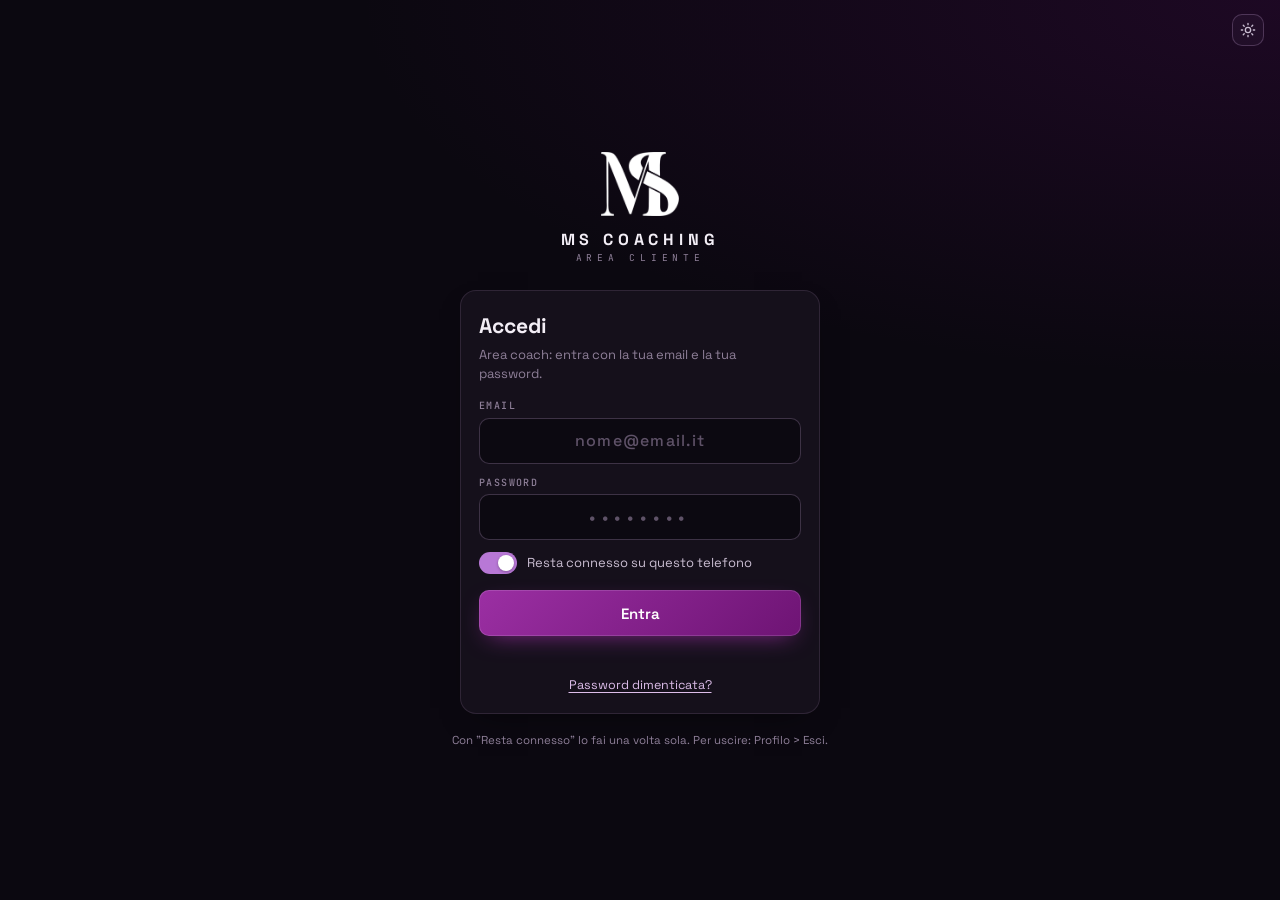
<file: nuova/index.html>
<!doctype html><html lang="it"><head><meta charset="utf-8"><meta name="robots" content="noindex"><title>MS Coaching</title>
<meta http-equiv="refresh" content="0; url=../coach/">
<script>location.replace('../coach/' + location.search + location.hash)</script></head>
<body><p>Questa pagina si è spostata: <a href="../coach/">continua</a>.</p></body></html>
</file>
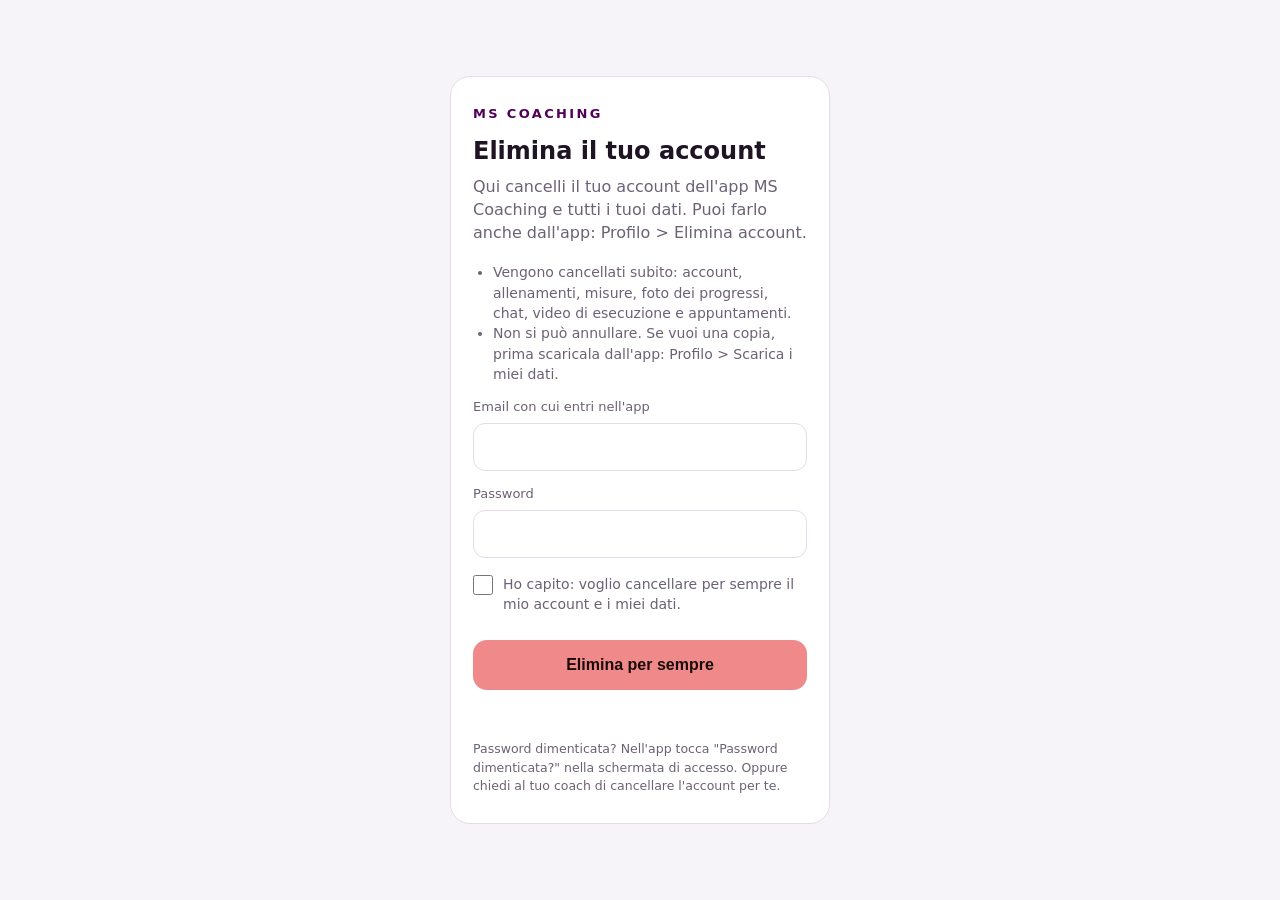
<file: elimina-account.html>
<!doctype html>
<html lang="it">
<head><style id="msc-cornice">html{display:none!important}</style><script>(function(){var ok=false;try{ok=window.top===window.self||window.top.location.host===location.host}catch(e){ok=false}if(ok){var s=document.getElementById("msc-cornice");s.parentNode.removeChild(s)}else{try{window.top.location=window.self.location}catch(e){}}})()</script>
<meta charset="utf-8">
<meta name="viewport" content="width=device-width, initial-scale=1, viewport-fit=cover">
<title>MS Coaching · Elimina account</title>
<style>:root{--bg:#0e0a12;--card:#1a1420;--line:#2e2536;--txt:#f3eef6;--muted:#a79bb0;--brand:#c9a6d8;--bad:#f08a8a;--good:#6fd6a8}@media (prefers-color-scheme:light){:root{--bg:#f7f4f9;--card:#fff;--line:#e4dce9;--txt:#1e1424;--muted:#6d6175;--brand:#530059}}*{box-sizing:border-box}body{background:var(--bg);min-height:100vh;color:var(--txt);justify-content:center;align-items:center;margin:0;padding:24px 16px;font:16px/1.45 system-ui,-apple-system,BlinkMacSystemFont,Segoe UI,Roboto,Noto Sans,Ubuntu,Cantarell,Helvetica Neue,sans-serif;display:flex}.box{background:var(--card);border:1px solid var(--line);border-radius:20px;width:100%;max-width:380px;padding:28px 22px}.marchio{letter-spacing:.18em;color:var(--brand);font-size:13px;font-weight:800}h1{margin:10px 0 6px;font-size:24px}p{color:var(--muted);margin:0 0 18px}label{color:var(--muted);margin:14px 0 6px;font-size:13px;display:block}input{border:1px solid var(--line);width:100%;height:48px;color:var(--txt);background:0 0;border-radius:12px;padding:0 14px;font-size:16px}button{background:var(--brand);width:100%;height:50px;color:var(--bg);border:0;border-radius:14px;margin-top:20px;font-size:16px;font-weight:700}button:disabled{opacity:.5}.err{color:var(--bad);min-height:22px;margin-top:10px;font-size:14px}.ok{color:var(--good);font-weight:600}.rosso{background:var(--bad);color:#1a0b0b}.chk{color:var(--muted);align-items:flex-start;gap:10px;margin-top:16px;font-size:14px;display:flex}.chk input{flex:none;width:20px;height:20px;margin:1px 0 0}ul{color:var(--muted);margin:0 0 14px;padding-left:20px;font-size:14px}small{color:var(--muted);margin-top:18px;font-size:12.5px;display:block}</style>
  <script type="module" crossorigin src="./assets/elimina-D7QFmL-1.js"></script>
  <link rel="modulepreload" crossorigin href="./assets/dist-DKQ6MUN9.js">
</head>
<body>
<main class="box" id="box">
  <div class="marchio">MS COACHING</div>
  <h1>Elimina il tuo account</h1>
  <p id="sotto">Qui cancelli il tuo account dell'app MS Coaching e tutti i tuoi dati. Puoi farlo anche dall'app: Profilo &gt; Elimina account.</p>
  <ul>
    <li>Vengono cancellati subito: account, allenamenti, misure, foto dei progressi, chat, video di esecuzione e appuntamenti.</li>
    <li>Non si può annullare. Se vuoi una copia, prima scaricala dall'app: Profilo &gt; Scarica i miei dati.</li>
  </ul>
  <form id="f">
    <label for="em">Email con cui entri nell'app</label>
    <input id="em" type="email" autocomplete="username" autocapitalize="none" spellcheck="false" required>
    <label for="pw">Password</label>
    <input id="pw" type="password" autocomplete="current-password" maxlength="72" required>
    <label class="chk"><input type="checkbox" id="ok"> Ho capito: voglio cancellare per sempre il mio account e i miei dati.</label>
    <button id="vai" type="submit" class="rosso">Elimina per sempre</button>
    <div class="err" id="err" role="alert"></div>
  </form>
  <small>Password dimenticata? Nell'app tocca "Password dimenticata?" nella schermata di accesso. Oppure chiedi al tuo coach di cancellare l'account per te.</small>
</main>
</body>
</html>
</file>
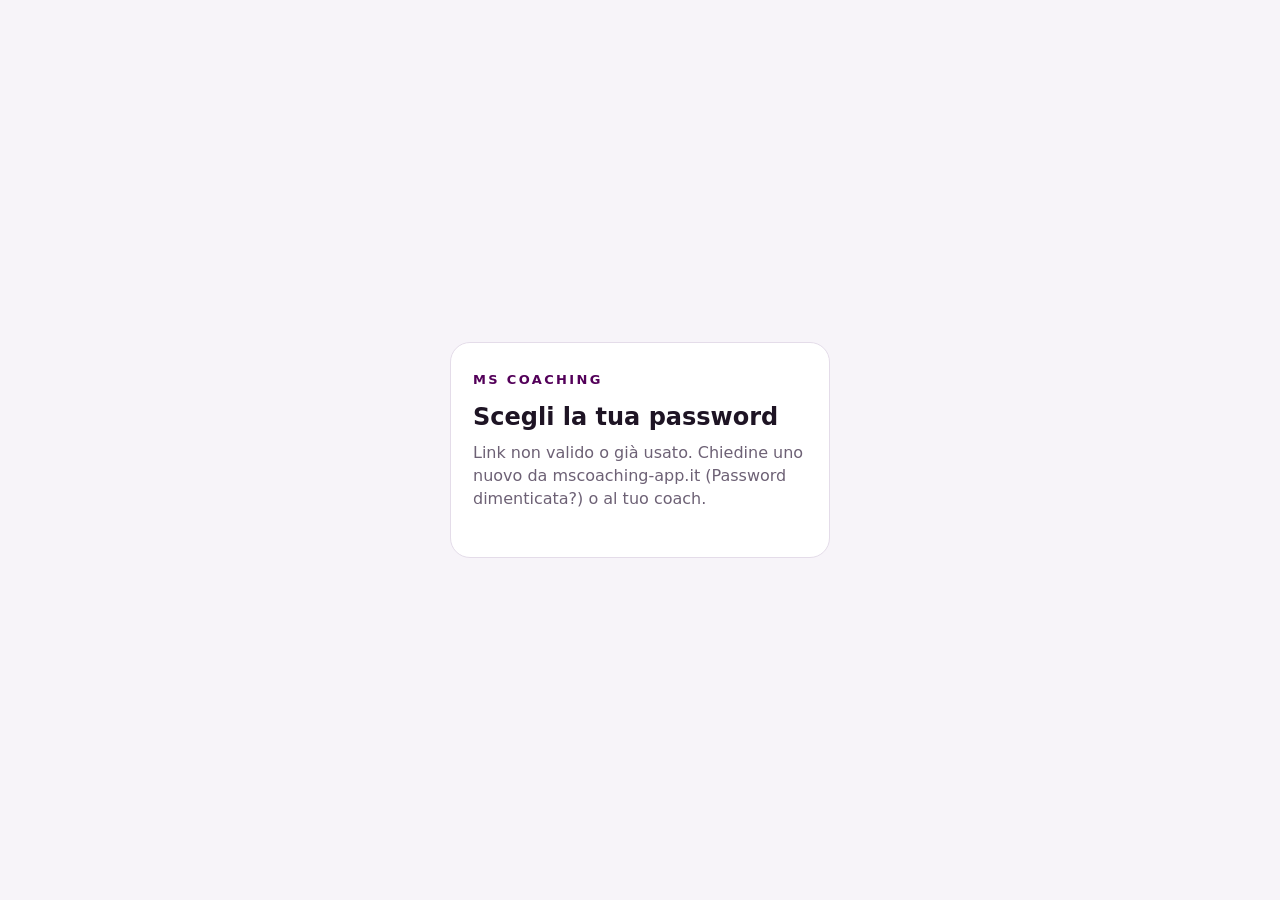
<file: imposta-password.html>
<!doctype html>
<html lang="it">
<head><style id="msc-cornice">html{display:none!important}</style><script>(function(){var ok=false;try{ok=window.top===window.self||window.top.location.host===location.host}catch(e){ok=false}if(ok){var s=document.getElementById("msc-cornice");s.parentNode.removeChild(s)}else{try{window.top.location=window.self.location}catch(e){}}})()</script>
<meta charset="utf-8">
<meta name="viewport" content="width=device-width, initial-scale=1, viewport-fit=cover">
<meta name="robots" content="noindex">
<title>MS Coaching · Scegli la password</title>
<style>:root{--bg:#0e0a12;--card:#1a1420;--line:#2e2536;--txt:#f3eef6;--muted:#a79bb0;--brand:#c9a6d8;--bad:#f08a8a;--good:#6fd6a8}@media (prefers-color-scheme:light){:root{--bg:#f7f4f9;--card:#fff;--line:#e4dce9;--txt:#1e1424;--muted:#6d6175;--brand:#530059}}*{box-sizing:border-box}body{background:var(--bg);min-height:100vh;color:var(--txt);justify-content:center;align-items:center;margin:0;padding:24px 16px;font:16px/1.45 system-ui,-apple-system,BlinkMacSystemFont,Segoe UI,Roboto,Noto Sans,Ubuntu,Cantarell,Helvetica Neue,sans-serif;display:flex}.box{background:var(--card);border:1px solid var(--line);border-radius:20px;width:100%;max-width:380px;padding:28px 22px}.marchio{letter-spacing:.18em;color:var(--brand);font-size:13px;font-weight:800}h1{margin:10px 0 6px;font-size:24px}p{color:var(--muted);margin:0 0 18px}label{color:var(--muted);margin:14px 0 6px;font-size:13px;display:block}input{border:1px solid var(--line);width:100%;height:48px;color:var(--txt);background:0 0;border-radius:12px;padding:0 14px;font-size:16px}button{background:var(--brand);width:100%;height:50px;color:var(--bg);border:0;border-radius:14px;margin-top:20px;font-size:16px;font-weight:700}button:disabled{opacity:.5}.err{color:var(--bad);min-height:22px;margin-top:10px;font-size:14px}.ok{color:var(--good);font-weight:600}a.vai{background:var(--brand);height:50px;color:var(--bg);border-radius:14px;justify-content:center;align-items:center;margin-top:20px;font-weight:700;text-decoration:none;display:flex}</style>
  <script type="module" crossorigin src="./assets/password-mwYv6SWO.js"></script>
  <link rel="modulepreload" crossorigin href="./assets/dist-DKQ6MUN9.js">
</head>
<body>
<main class="box" id="box">
  <div class="marchio">MS COACHING</div>
  <h1>Scegli la tua password</h1>
  <p id="sotto">Controllo il link...</p>
  <form id="f" hidden>
    <label for="p1">Password (almeno 8 caratteri)</label>
    <input id="p1" type="password" autocomplete="new-password" minlength="8" maxlength="72" required>
    <label for="p2">Ripeti la password</label>
    <input id="p2" type="password" autocomplete="new-password" minlength="8" maxlength="72" required>
    <button id="vai" type="submit">Salva la password</button>
    <div class="err" id="err" role="alert"></div>
  </form>
</main>
</body>
</html>
</file>
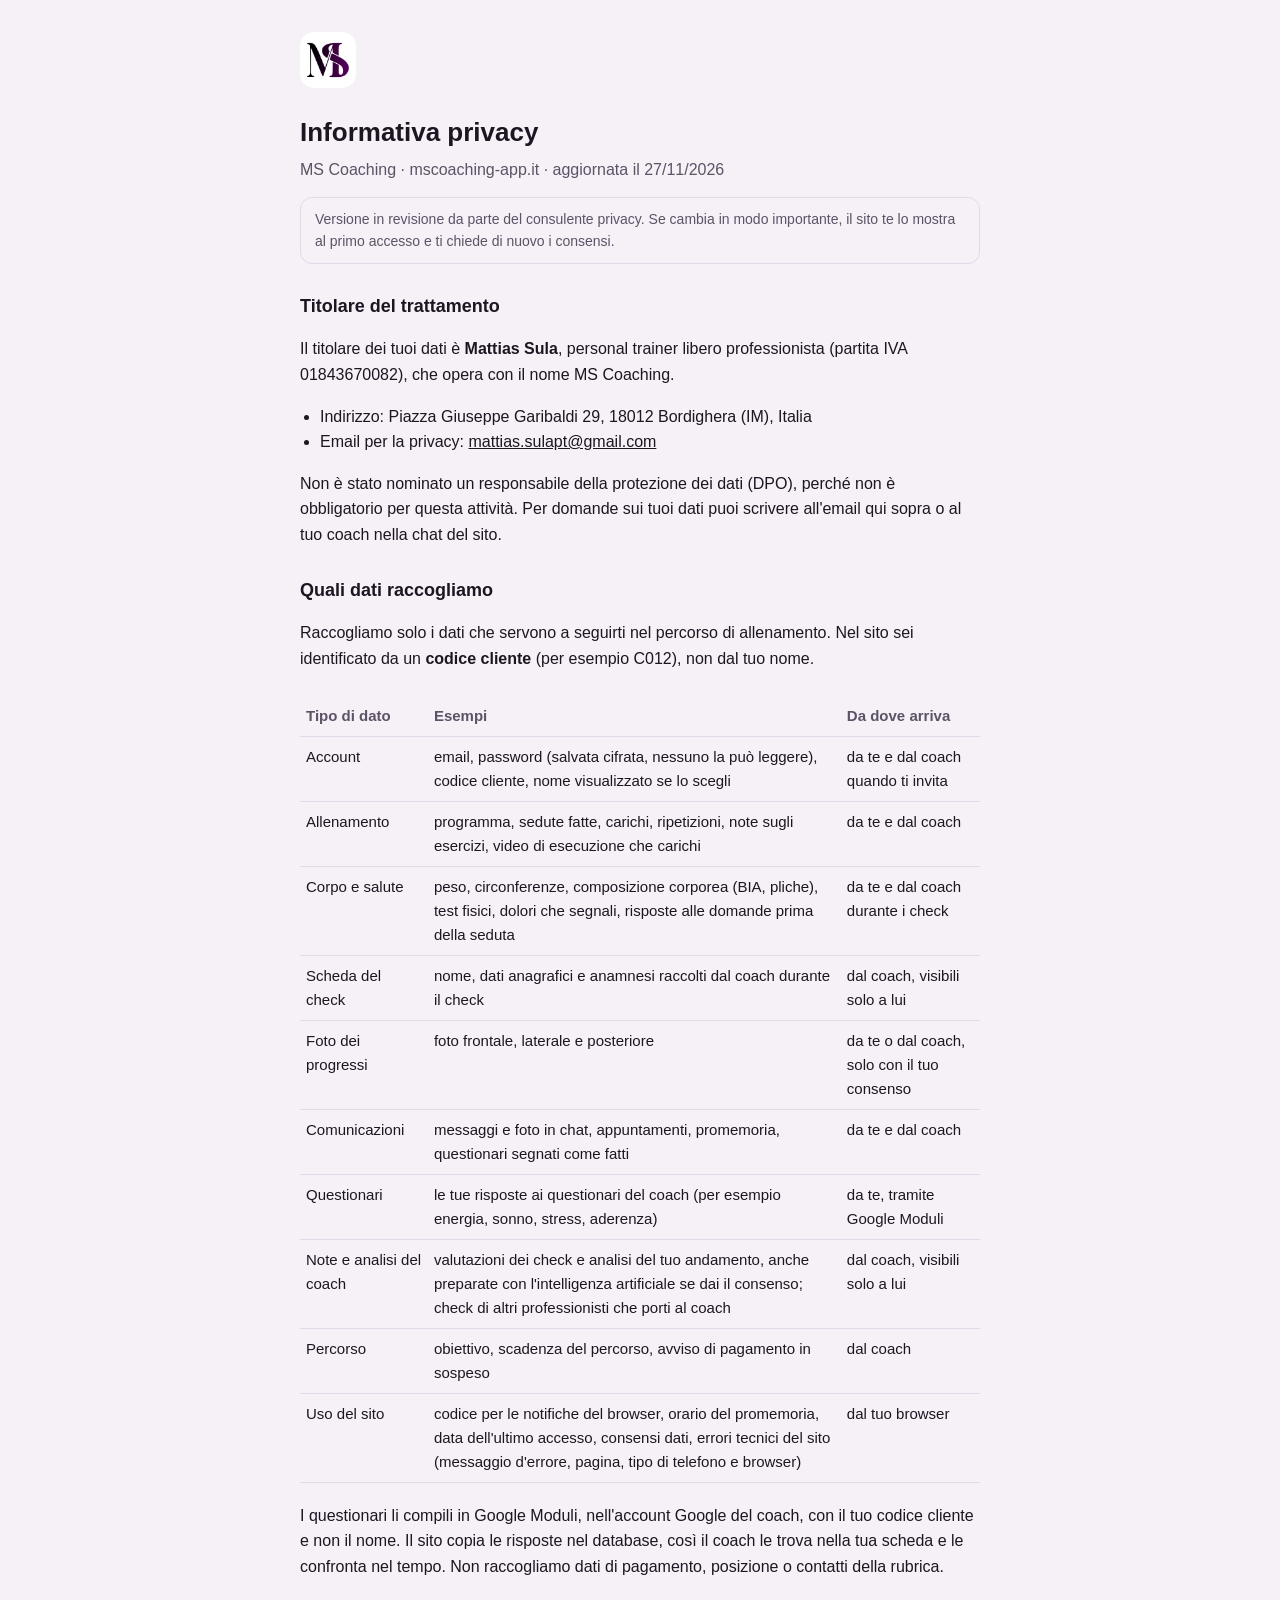
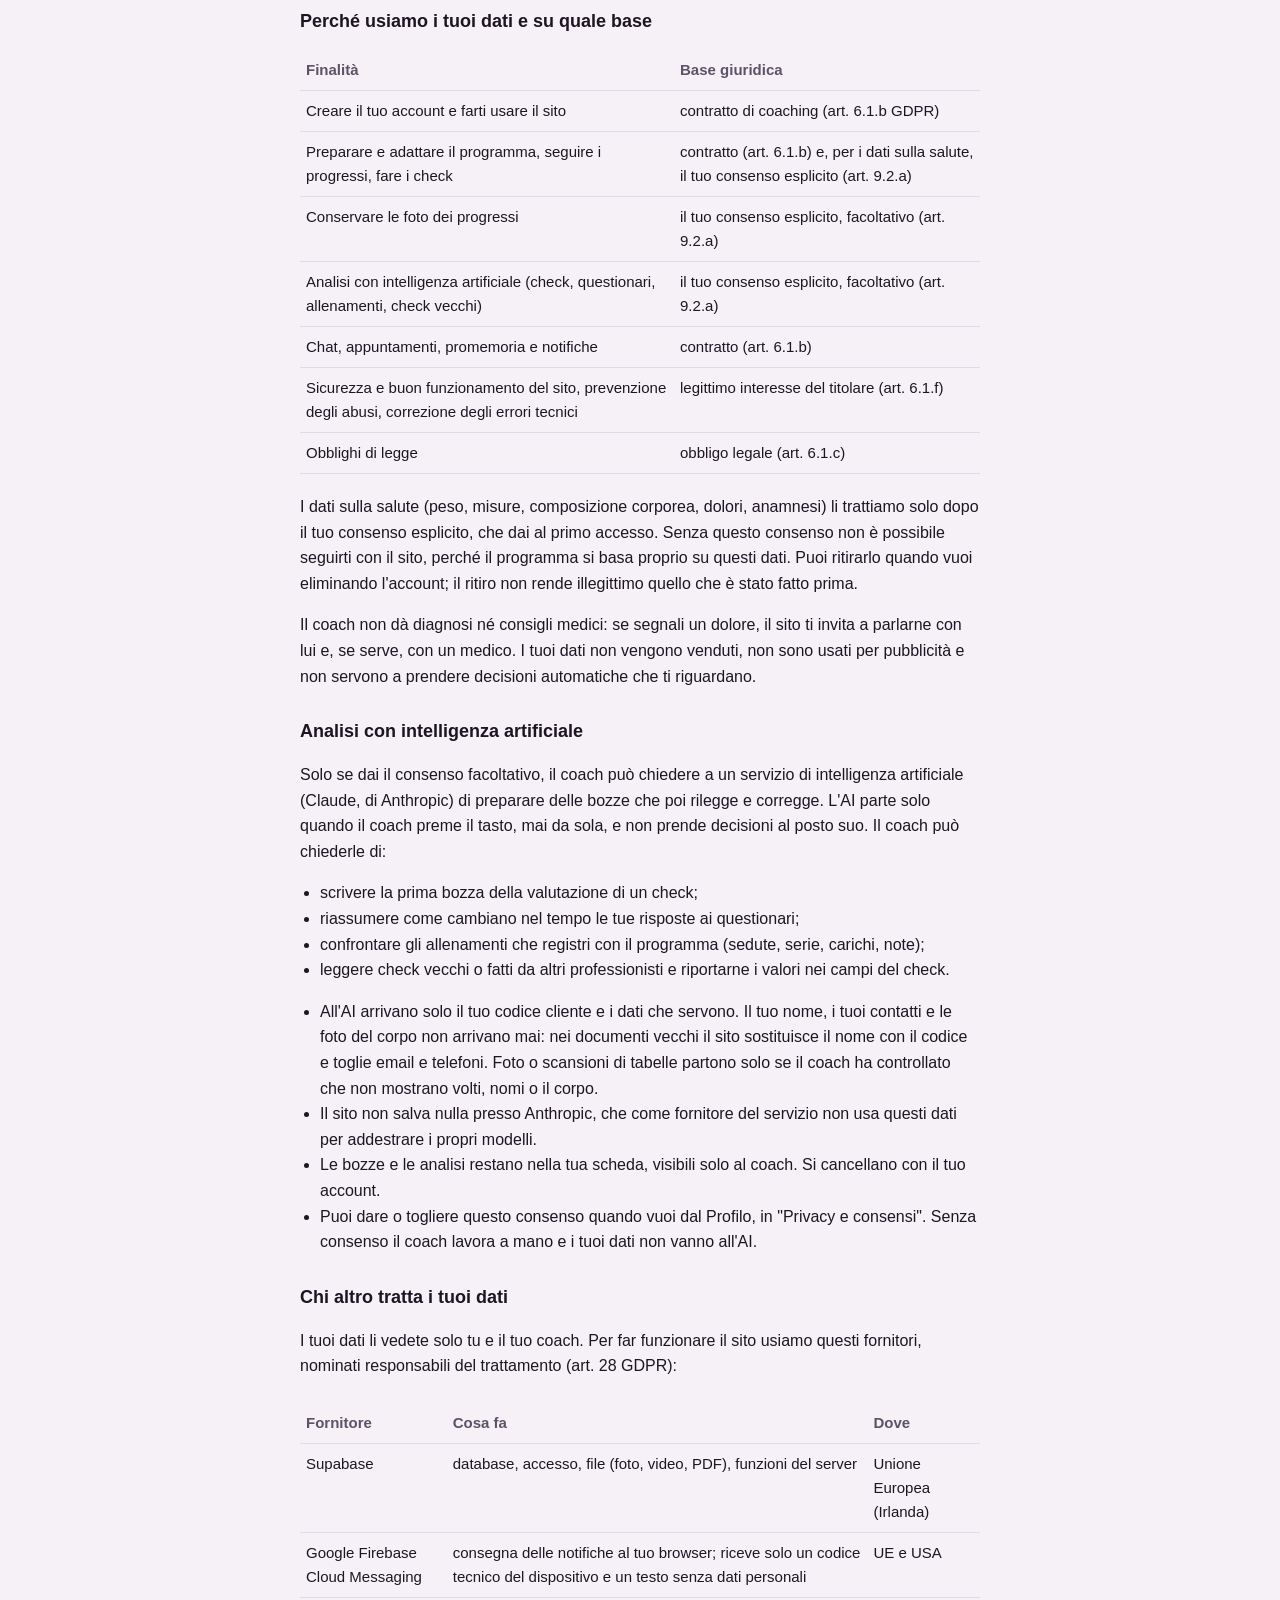
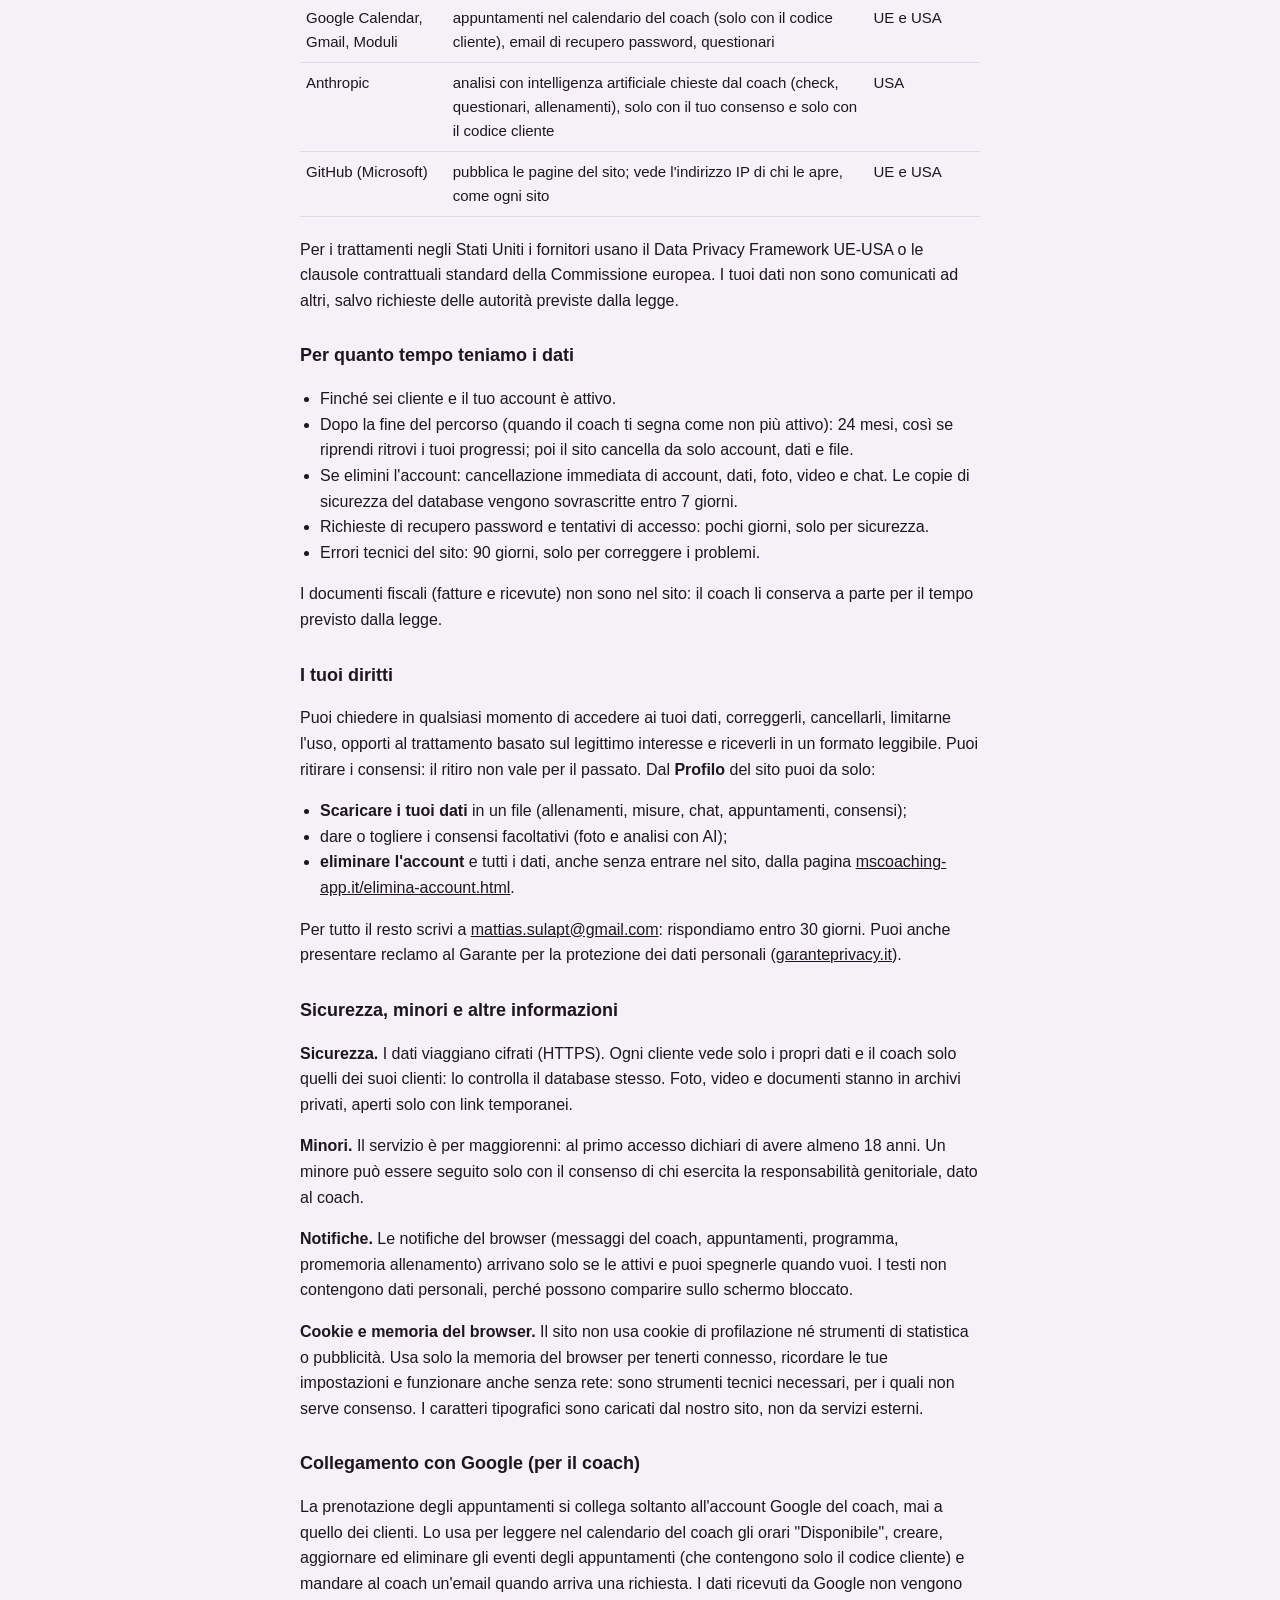
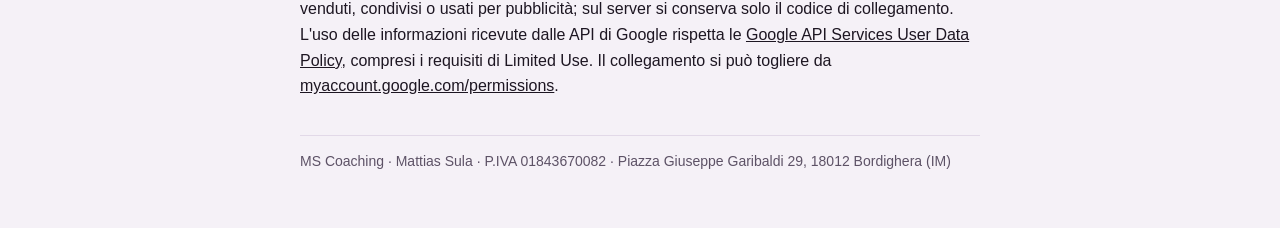
<file: privacy.html>
<!doctype html>
<html lang="it">
<head>
<meta charset="utf-8">
<meta name="viewport" content="width=device-width, initial-scale=1">
<title>MS Coaching · Privacy</title>
<link rel="icon" type="image/png" href="favicon.png">
<style>
  :root{--bg:#F5F1F7;--testo:#1d1622;--tenue:#5d5266;--riga:#e2d9e8}
  @media (prefers-color-scheme:dark){:root{--bg:#0B0810;--testo:#ece6f0;--tenue:#a99db3;--riga:#2a2231}}
  body{margin:0;background:var(--bg);color:var(--testo);font:16px/1.6 -apple-system,BlinkMacSystemFont,"Segoe UI",Roboto,Arial,sans-serif}
  main{max-width:680px;margin:0 auto;padding:32px 16px 56px}
  img{width:56px;height:56px;border-radius:14px}
  h1{font-size:26px;margin:16px 0 4px}
  h2{font-size:18px;margin:28px 0 6px}
  p,li{color:var(--testo)}
  .sub{color:var(--tenue);margin:0 0 8px}
  ul{padding-left:20px}
  a{color:inherit}
  table{width:100%;border-collapse:collapse;margin:8px 0 4px;font-size:15px}
  th,td{text-align:left;vertical-align:top;padding:8px 6px;border-bottom:1px solid var(--riga)}
  th{color:var(--tenue);font-weight:600}
  .scorri{overflow-x:auto}
  .bozza{border:1px solid var(--riga);border-radius:12px;padding:10px 14px;color:var(--tenue);font-size:14px}
  footer{margin-top:36px;padding-top:14px;border-top:1px solid var(--riga);color:var(--tenue);font-size:14px}
</style>
</head>
<body>
<main>
  <img src="icona-180.png" alt="MS Coaching">
  <h1>Informativa privacy</h1>
  <p class="sub">MS Coaching · mscoaching-app.it · aggiornata il 27/11/2026</p>
  <p class="bozza">Versione in revisione da parte del consulente privacy. Se cambia in modo importante, il sito te lo mostra al primo accesso e ti chiede di nuovo i consensi.</p>

  <h2>Titolare del trattamento</h2>
  <p>Il titolare dei tuoi dati è <b>Mattias Sula</b>, personal trainer libero professionista (partita IVA 01843670082), che opera con il nome MS Coaching.</p>
  <ul>
    <li>Indirizzo: Piazza Giuseppe Garibaldi 29, 18012 Bordighera (IM), Italia</li>
    <li>Email per la privacy: <a href="mailto:mattias.sulapt@gmail.com">mattias.sulapt@gmail.com</a></li>
  </ul>
  <p>Non è stato nominato un responsabile della protezione dei dati (DPO), perché non è obbligatorio per questa attività. Per domande sui tuoi dati puoi scrivere all'email qui sopra o al tuo coach nella chat del sito.</p>

  <h2>Quali dati raccogliamo</h2>
  <p>Raccogliamo solo i dati che servono a seguirti nel percorso di allenamento. Nel sito sei identificato da un <b>codice cliente</b> (per esempio C012), non dal tuo nome.</p>
  <div class="scorri"><table>
    <tr><th>Tipo di dato</th><th>Esempi</th><th>Da dove arriva</th></tr>
    <tr><td>Account</td><td>email, password (salvata cifrata, nessuno la può leggere), codice cliente, nome visualizzato se lo scegli</td><td>da te e dal coach quando ti invita</td></tr>
    <tr><td>Allenamento</td><td>programma, sedute fatte, carichi, ripetizioni, note sugli esercizi, video di esecuzione che carichi</td><td>da te e dal coach</td></tr>
    <tr><td>Corpo e salute</td><td>peso, circonferenze, composizione corporea (BIA, pliche), test fisici, dolori che segnali, risposte alle domande prima della seduta</td><td>da te e dal coach durante i check</td></tr>
    <tr><td>Scheda del check</td><td>nome, dati anagrafici e anamnesi raccolti dal coach durante il check</td><td>dal coach, visibili solo a lui</td></tr>
    <tr><td>Foto dei progressi</td><td>foto frontale, laterale e posteriore</td><td>da te o dal coach, solo con il tuo consenso</td></tr>
    <tr><td>Comunicazioni</td><td>messaggi e foto in chat, appuntamenti, promemoria, questionari segnati come fatti</td><td>da te e dal coach</td></tr>
    <tr><td>Questionari</td><td>le tue risposte ai questionari del coach (per esempio energia, sonno, stress, aderenza)</td><td>da te, tramite Google Moduli</td></tr>
    <tr><td>Note e analisi del coach</td><td>valutazioni dei check e analisi del tuo andamento, anche preparate con l'intelligenza artificiale se dai il consenso; check di altri professionisti che porti al coach</td><td>dal coach, visibili solo a lui</td></tr>
    <tr><td>Percorso</td><td>obiettivo, scadenza del percorso, avviso di pagamento in sospeso</td><td>dal coach</td></tr>
    <tr><td>Uso del sito</td><td>codice per le notifiche del browser, orario del promemoria, data dell'ultimo accesso, consensi dati, errori tecnici del sito (messaggio d'errore, pagina, tipo di telefono e browser)</td><td>dal tuo browser</td></tr>
  </table></div>
  <p>I questionari li compili in Google Moduli, nell'account Google del coach, con il tuo codice cliente e non il nome. Il sito copia le risposte nel database, così il coach le trova nella tua scheda e le confronta nel tempo. Non raccogliamo dati di pagamento, posizione o contatti della rubrica.</p>

  <h2>Perché usiamo i tuoi dati e su quale base</h2>
  <div class="scorri"><table>
    <tr><th>Finalità</th><th>Base giuridica</th></tr>
    <tr><td>Creare il tuo account e farti usare il sito</td><td>contratto di coaching (art. 6.1.b GDPR)</td></tr>
    <tr><td>Preparare e adattare il programma, seguire i progressi, fare i check</td><td>contratto (art. 6.1.b) e, per i dati sulla salute, il tuo consenso esplicito (art. 9.2.a)</td></tr>
    <tr><td>Conservare le foto dei progressi</td><td>il tuo consenso esplicito, facoltativo (art. 9.2.a)</td></tr>
    <tr><td>Analisi con intelligenza artificiale (check, questionari, allenamenti, check vecchi)</td><td>il tuo consenso esplicito, facoltativo (art. 9.2.a)</td></tr>
    <tr><td>Chat, appuntamenti, promemoria e notifiche</td><td>contratto (art. 6.1.b)</td></tr>
    <tr><td>Sicurezza e buon funzionamento del sito, prevenzione degli abusi, correzione degli errori tecnici</td><td>legittimo interesse del titolare (art. 6.1.f)</td></tr>
    <tr><td>Obblighi di legge</td><td>obbligo legale (art. 6.1.c)</td></tr>
  </table></div>
  <p>I dati sulla salute (peso, misure, composizione corporea, dolori, anamnesi) li trattiamo solo dopo il tuo consenso esplicito, che dai al primo accesso. Senza questo consenso non è possibile seguirti con il sito, perché il programma si basa proprio su questi dati. Puoi ritirarlo quando vuoi eliminando l'account; il ritiro non rende illegittimo quello che è stato fatto prima.</p>
  <p>Il coach non dà diagnosi né consigli medici: se segnali un dolore, il sito ti invita a parlarne con lui e, se serve, con un medico. I tuoi dati non vengono venduti, non sono usati per pubblicità e non servono a prendere decisioni automatiche che ti riguardano.</p>

  <h2>Analisi con intelligenza artificiale</h2>
  <p>Solo se dai il consenso facoltativo, il coach può chiedere a un servizio di intelligenza artificiale (Claude, di Anthropic) di preparare delle bozze che poi rilegge e corregge. L'AI parte solo quando il coach preme il tasto, mai da sola, e non prende decisioni al posto suo. Il coach può chiederle di:</p>
  <ul>
    <li>scrivere la prima bozza della valutazione di un check;</li>
    <li>riassumere come cambiano nel tempo le tue risposte ai questionari;</li>
    <li>confrontare gli allenamenti che registri con il programma (sedute, serie, carichi, note);</li>
    <li>leggere check vecchi o fatti da altri professionisti e riportarne i valori nei campi del check.</li>
  </ul>
  <ul>
    <li>All'AI arrivano solo il tuo codice cliente e i dati che servono. Il tuo nome, i tuoi contatti e le foto del corpo non arrivano mai: nei documenti vecchi il sito sostituisce il nome con il codice e toglie email e telefoni. Foto o scansioni di tabelle partono solo se il coach ha controllato che non mostrano volti, nomi o il corpo.</li>
    <li>Il sito non salva nulla presso Anthropic, che come fornitore del servizio non usa questi dati per addestrare i propri modelli.</li>
    <li>Le bozze e le analisi restano nella tua scheda, visibili solo al coach. Si cancellano con il tuo account.</li>
    <li>Puoi dare o togliere questo consenso quando vuoi dal Profilo, in "Privacy e consensi". Senza consenso il coach lavora a mano e i tuoi dati non vanno all'AI.</li>
  </ul>

  <h2>Chi altro tratta i tuoi dati</h2>
  <p>I tuoi dati li vedete solo tu e il tuo coach. Per far funzionare il sito usiamo questi fornitori, nominati responsabili del trattamento (art. 28 GDPR):</p>
  <div class="scorri"><table>
    <tr><th>Fornitore</th><th>Cosa fa</th><th>Dove</th></tr>
    <tr><td>Supabase</td><td>database, accesso, file (foto, video, PDF), funzioni del server</td><td>Unione Europea (Irlanda)</td></tr>
    <tr><td>Google Firebase Cloud Messaging</td><td>consegna delle notifiche al tuo browser; riceve solo un codice tecnico del dispositivo e un testo senza dati personali</td><td>UE e USA</td></tr>
    <tr><td>Google Calendar, Gmail, Moduli</td><td>appuntamenti nel calendario del coach (solo con il codice cliente), email di recupero password, questionari</td><td>UE e USA</td></tr>
    <tr><td>Anthropic</td><td>analisi con intelligenza artificiale chieste dal coach (check, questionari, allenamenti), solo con il tuo consenso e solo con il codice cliente</td><td>USA</td></tr>
    <tr><td>GitHub (Microsoft)</td><td>pubblica le pagine del sito; vede l'indirizzo IP di chi le apre, come ogni sito</td><td>UE e USA</td></tr>
  </table></div>
  <p>Per i trattamenti negli Stati Uniti i fornitori usano il Data Privacy Framework UE-USA o le clausole contrattuali standard della Commissione europea. I tuoi dati non sono comunicati ad altri, salvo richieste delle autorità previste dalla legge.</p>

  <h2>Per quanto tempo teniamo i dati</h2>
  <ul>
    <li>Finché sei cliente e il tuo account è attivo.</li>
    <li>Dopo la fine del percorso (quando il coach ti segna come non più attivo): 24 mesi, così se riprendi ritrovi i tuoi progressi; poi il sito cancella da solo account, dati e file.</li>
    <li>Se elimini l'account: cancellazione immediata di account, dati, foto, video e chat. Le copie di sicurezza del database vengono sovrascritte entro 7 giorni.</li>
    <li>Richieste di recupero password e tentativi di accesso: pochi giorni, solo per sicurezza.</li>
    <li>Errori tecnici del sito: 90 giorni, solo per correggere i problemi.</li>
  </ul>
  <p>I documenti fiscali (fatture e ricevute) non sono nel sito: il coach li conserva a parte per il tempo previsto dalla legge.</p>

  <h2>I tuoi diritti</h2>
  <p>Puoi chiedere in qualsiasi momento di accedere ai tuoi dati, correggerli, cancellarli, limitarne l'uso, opporti al trattamento basato sul legittimo interesse e riceverli in un formato leggibile. Puoi ritirare i consensi: il ritiro non vale per il passato. Dal <b>Profilo</b> del sito puoi da solo:</p>
  <ul>
    <li><b>Scaricare i tuoi dati</b> in un file (allenamenti, misure, chat, appuntamenti, consensi);</li>
    <li>dare o togliere i consensi facoltativi (foto e analisi con AI);</li>
    <li><b>eliminare l'account</b> e tutti i dati, anche senza entrare nel sito, dalla pagina <a href="elimina-account.html">mscoaching-app.it/elimina-account.html</a>.</li>
  </ul>
  <p>Per tutto il resto scrivi a <a href="mailto:mattias.sulapt@gmail.com">mattias.sulapt@gmail.com</a>: rispondiamo entro 30 giorni. Puoi anche presentare reclamo al Garante per la protezione dei dati personali (<a href="https://www.garanteprivacy.it" target="_blank" rel="noopener">garanteprivacy.it</a>).</p>

  <h2>Sicurezza, minori e altre informazioni</h2>
  <p><b>Sicurezza.</b> I dati viaggiano cifrati (HTTPS). Ogni cliente vede solo i propri dati e il coach solo quelli dei suoi clienti: lo controlla il database stesso. Foto, video e documenti stanno in archivi privati, aperti solo con link temporanei.</p>
  <p><b>Minori.</b> Il servizio è per maggiorenni: al primo accesso dichiari di avere almeno 18 anni. Un minore può essere seguito solo con il consenso di chi esercita la responsabilità genitoriale, dato al coach.</p>
  <p><b>Notifiche.</b> Le notifiche del browser (messaggi del coach, appuntamenti, programma, promemoria allenamento) arrivano solo se le attivi e puoi spegnerle quando vuoi. I testi non contengono dati personali, perché possono comparire sullo schermo bloccato.</p>
  <p><b>Cookie e memoria del browser.</b> Il sito non usa cookie di profilazione né strumenti di statistica o pubblicità. Usa solo la memoria del browser per tenerti connesso, ricordare le tue impostazioni e funzionare anche senza rete: sono strumenti tecnici necessari, per i quali non serve consenso. I caratteri tipografici sono caricati dal nostro sito, non da servizi esterni.</p>

  <h2>Collegamento con Google (per il coach)</h2>
  <p>La prenotazione degli appuntamenti si collega soltanto all'account Google del coach, mai a quello dei clienti. Lo usa per leggere nel calendario del coach gli orari "Disponibile", creare, aggiornare ed eliminare gli eventi degli appuntamenti (che contengono solo il codice cliente) e mandare al coach un'email quando arriva una richiesta. I dati ricevuti da Google non vengono venduti, condivisi o usati per pubblicità; sul server si conserva solo il codice di collegamento. L'uso delle informazioni ricevute dalle API di Google rispetta le <a href="https://developers.google.com/terms/api-services-user-data-policy" target="_blank" rel="noopener">Google API Services User Data Policy</a>, compresi i requisiti di Limited Use. Il collegamento si può togliere da <a href="https://myaccount.google.com/permissions" target="_blank" rel="noopener">myaccount.google.com/permissions</a>.</p>

  <footer>MS Coaching · Mattias Sula · P.IVA 01843670082 · Piazza Giuseppe Garibaldi 29, 18012 Bordighera (IM)</footer>
</main>
</body>
</html>
</file>
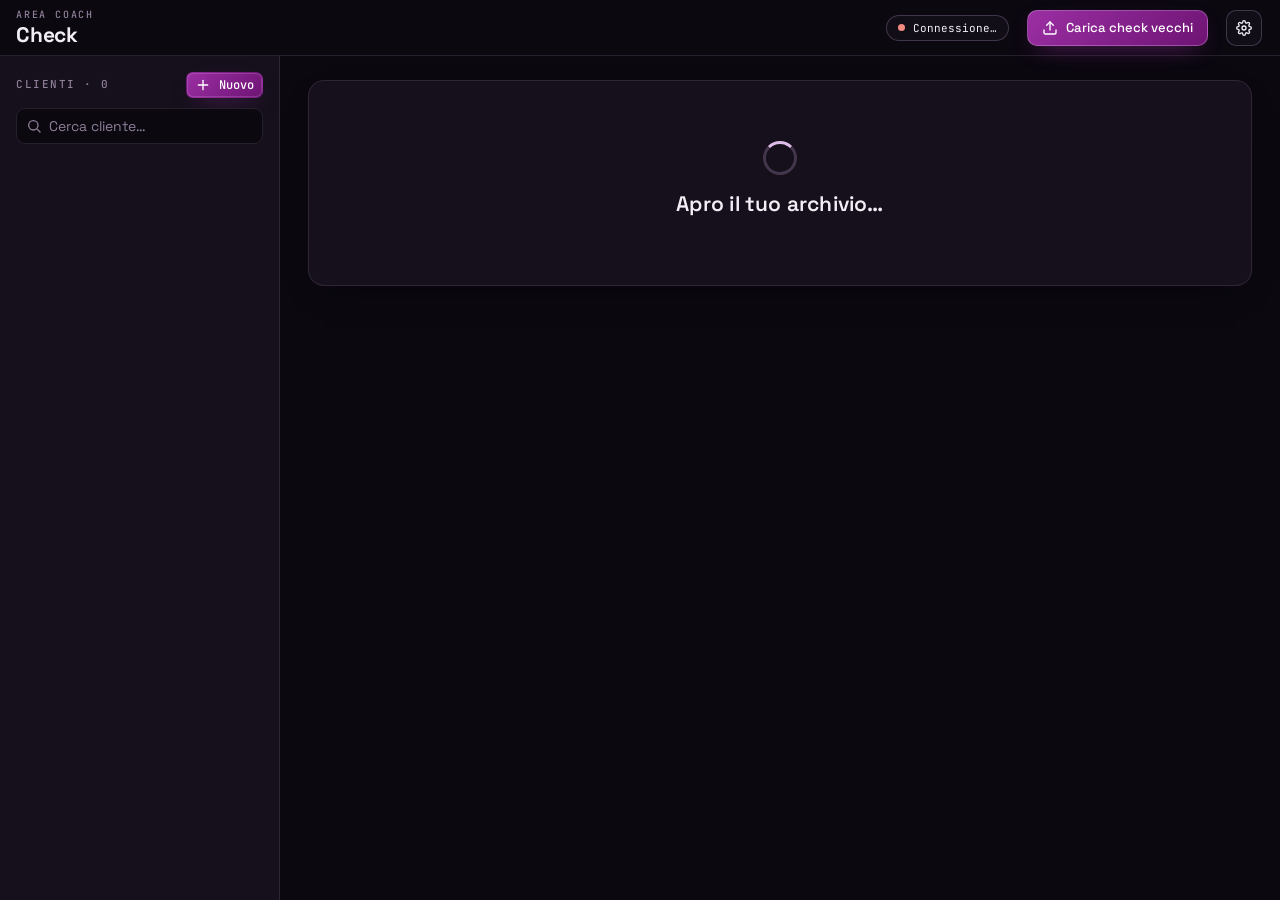
<file: nuova/check.html>
<!doctype html><html lang="it"><head><meta charset="utf-8"><meta name="robots" content="noindex"><title>MS Coaching</title>
<meta http-equiv="refresh" content="0; url=../check.html">
<script>location.replace('../check.html' + location.search + location.hash)</script></head>
<body><p>Questa pagina si è spostata: <a href="../check.html">continua</a>.</p></body></html>
</file>
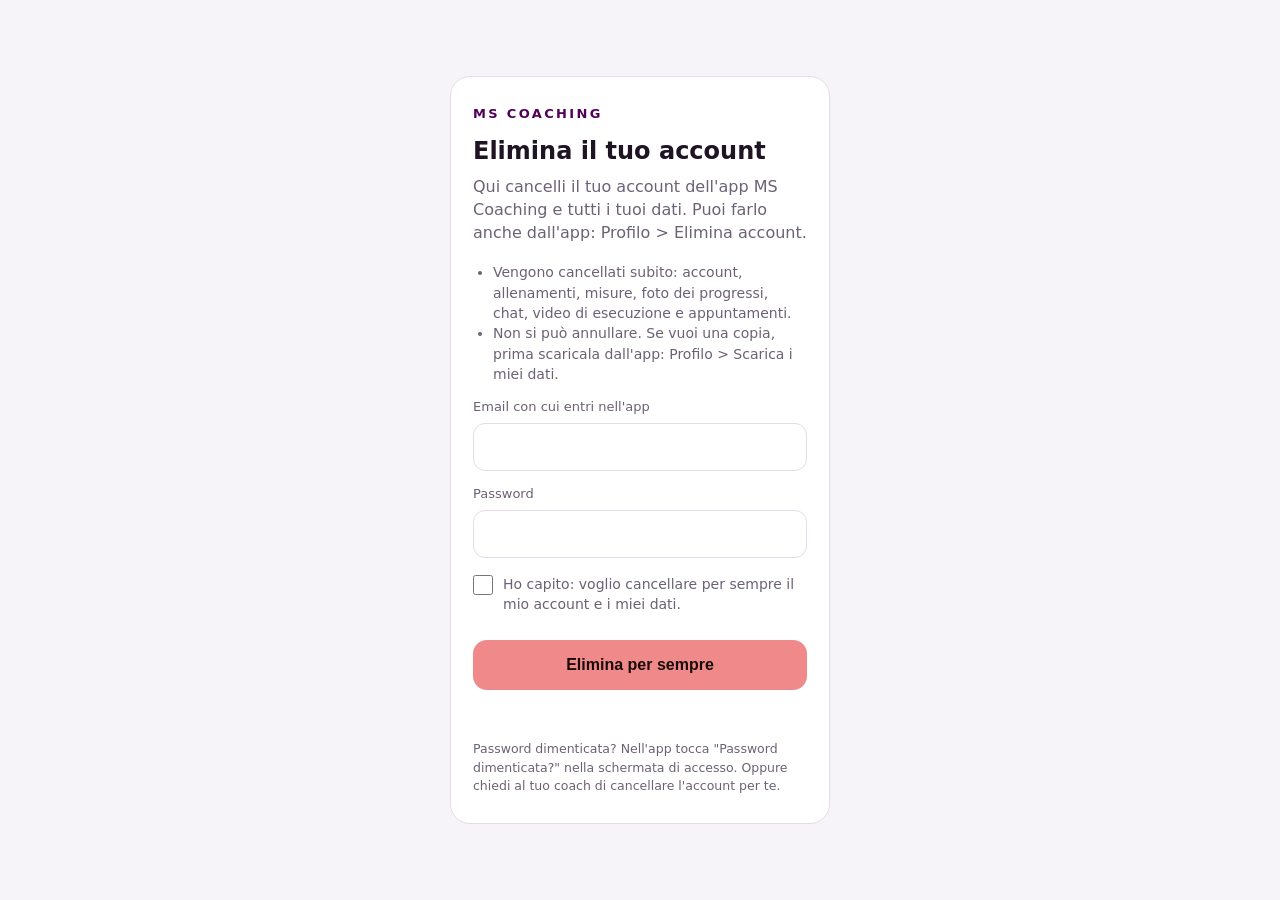
<file: nuova/elimina-account.html>
<!doctype html><html lang="it"><head><meta charset="utf-8"><meta name="robots" content="noindex"><title>MS Coaching</title>
<meta http-equiv="refresh" content="0; url=../elimina-account.html">
<script>location.replace('../elimina-account.html' + location.search + location.hash)</script></head>
<body><p>Questa pagina si è spostata: <a href="../elimina-account.html">continua</a>.</p></body></html>
</file>
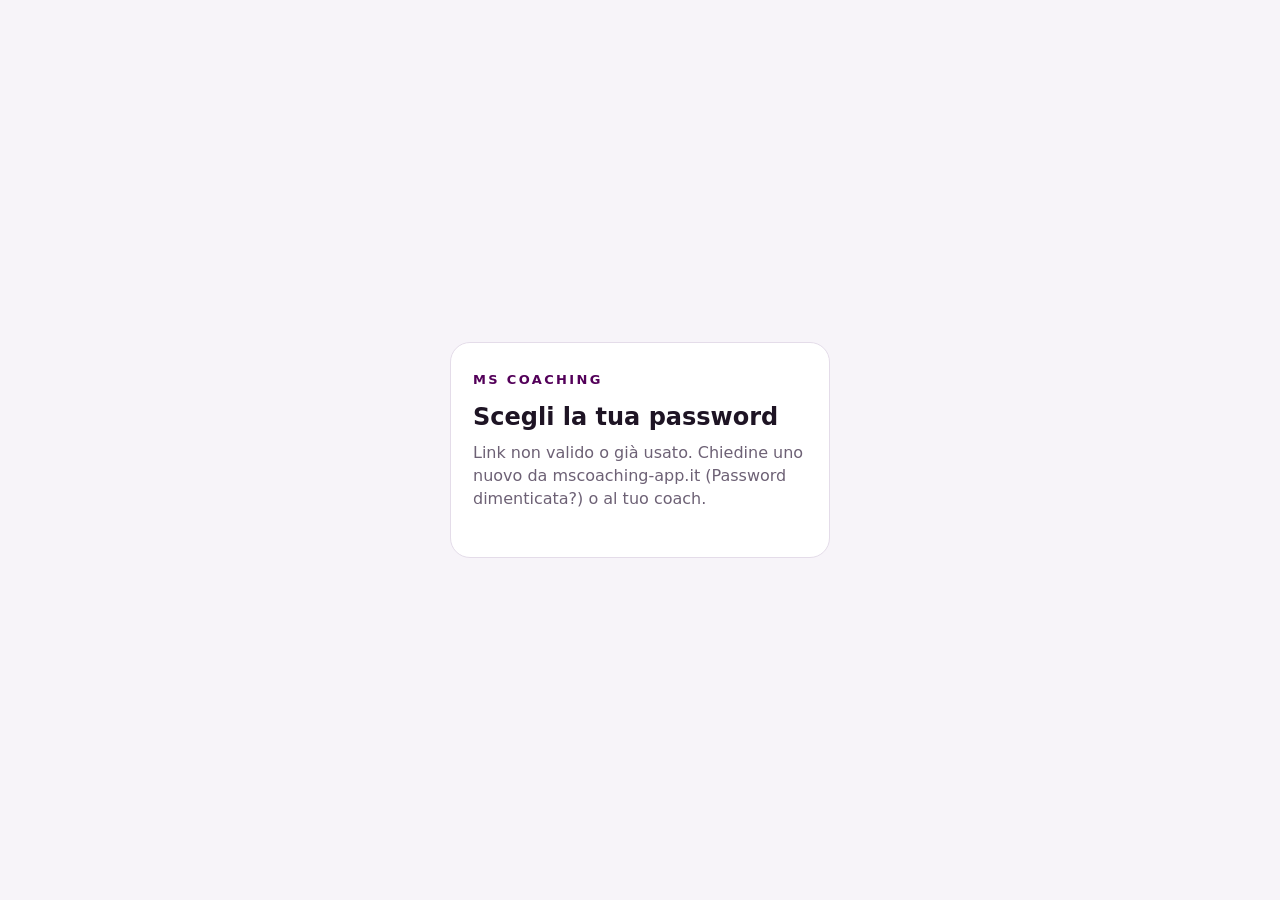
<file: nuova/imposta-password.html>
<!doctype html><html lang="it"><head><meta charset="utf-8"><meta name="robots" content="noindex"><title>MS Coaching</title>
<meta http-equiv="refresh" content="0; url=../imposta-password.html">
<script>location.replace('../imposta-password.html' + location.search + location.hash)</script></head>
<body><p>Questa pagina si è spostata: <a href="../imposta-password.html">continua</a>.</p></body></html>
</file>
